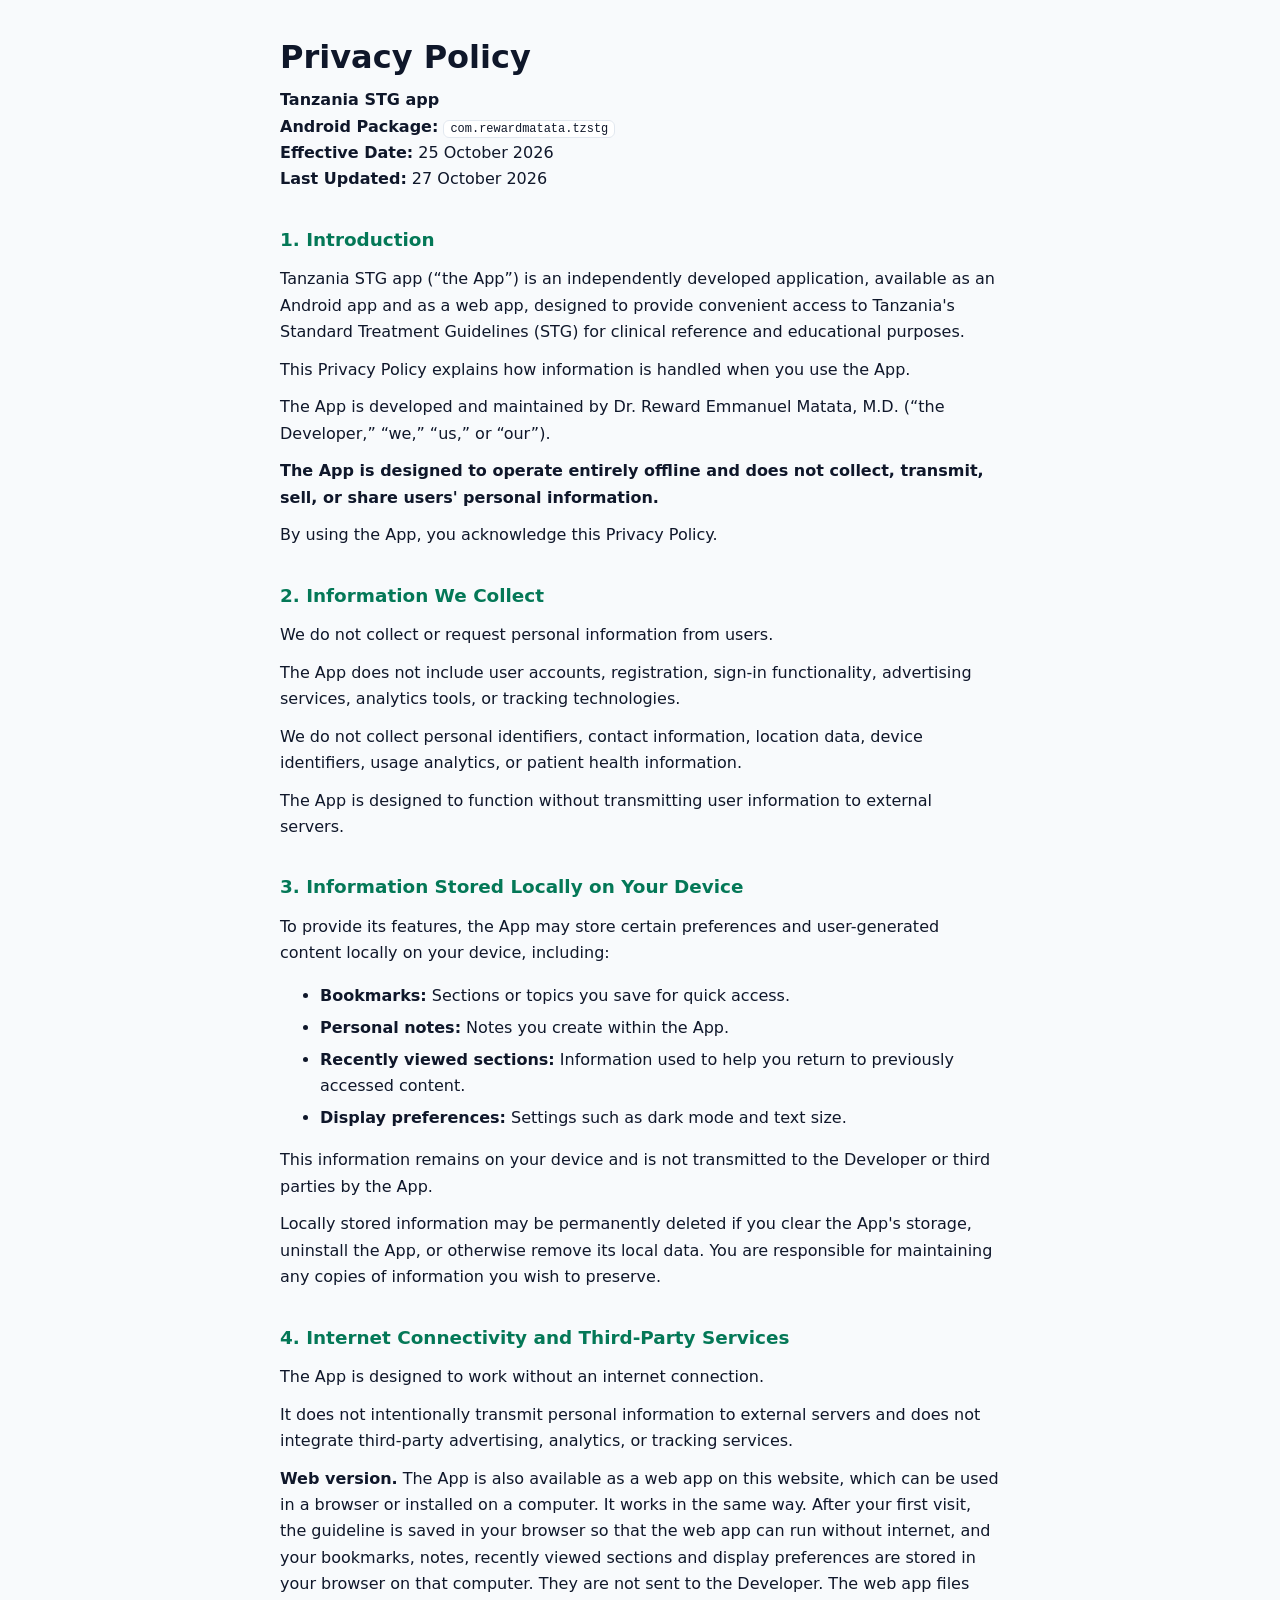
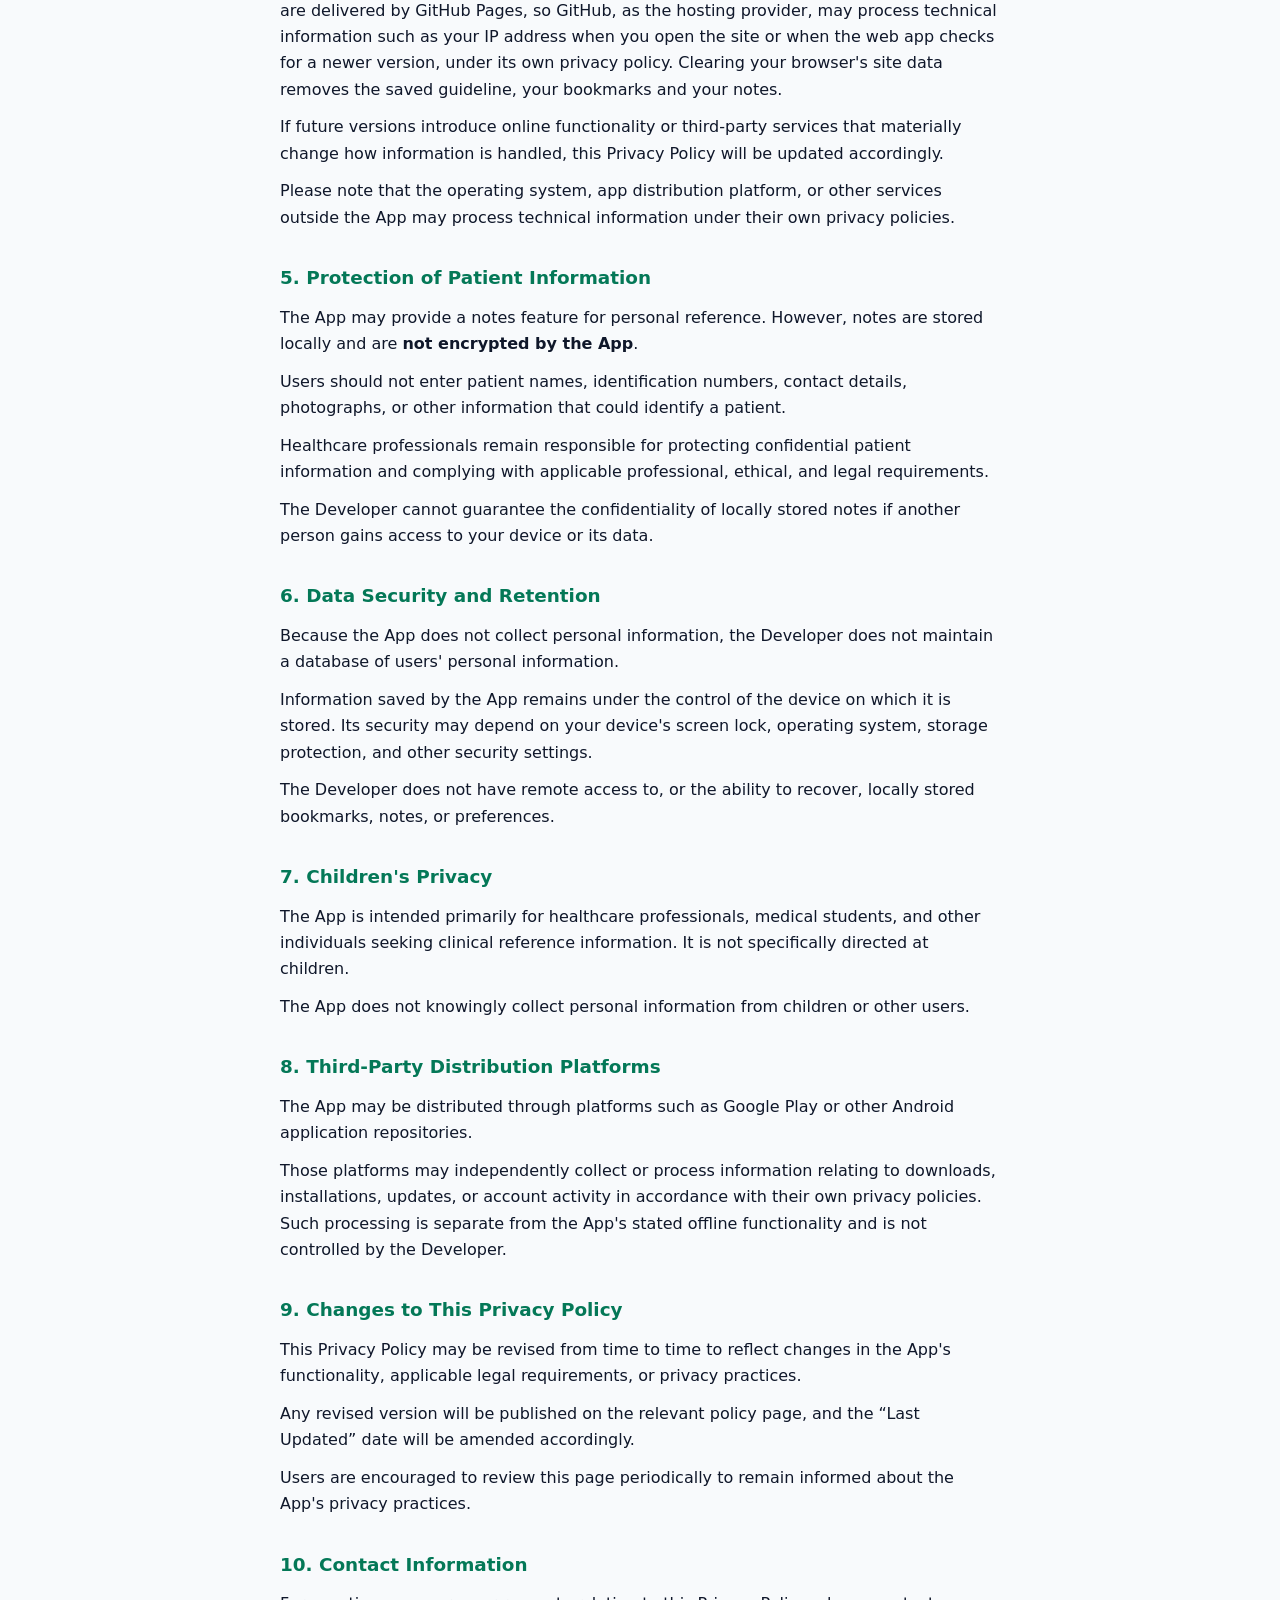
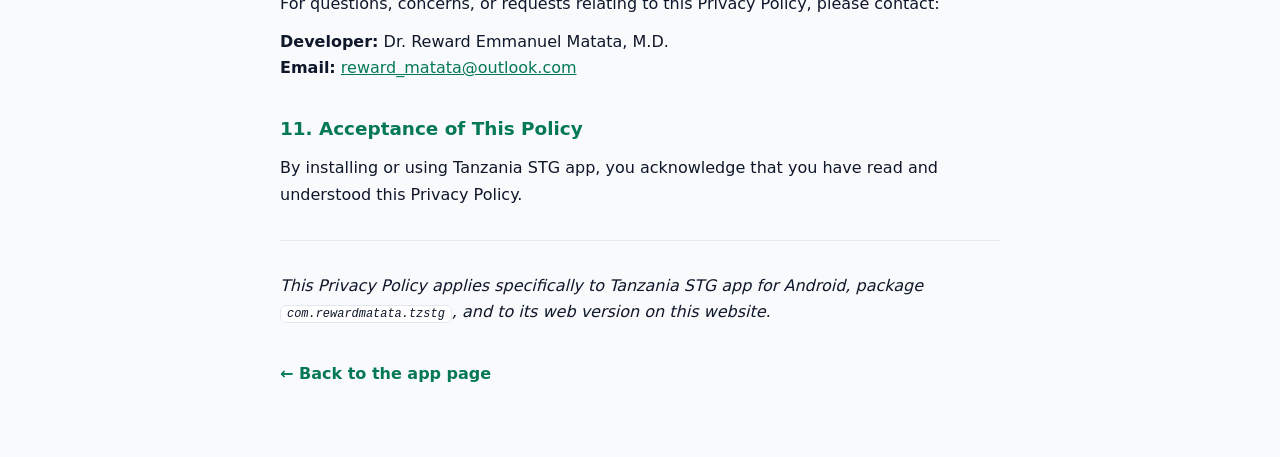
<file: privacy.html>
<!doctype html>
<html lang="en">
<head>
<meta charset="utf-8">
<meta name="viewport" content="width=device-width, initial-scale=1, viewport-fit=cover">
<meta name="color-scheme" content="light dark">
<title>Privacy Policy | Tanzania STG app</title>
<link rel="icon" href="favicon.png" type="image/png">
<link rel="stylesheet" href="style.css">
</head>
<body>
<main class="doc">
<h1>Privacy Policy</h1>
<p><strong>Tanzania STG app</strong><br />
<strong>Android Package:</strong> <code>com.rewardmatata.tzstg</code><br />
<strong>Effective Date:</strong> 25 October 2026<br />
<strong>Last Updated:</strong> 27 October 2026</p>
<h2>1. Introduction</h2>
<p>Tanzania STG app (“the App”) is an independently developed application, available as an Android app and as a web app, designed to provide convenient access to Tanzania's Standard Treatment Guidelines (STG) for clinical reference and educational purposes.</p>
<p>This Privacy Policy explains how information is handled when you use the App.</p>
<p>The App is developed and maintained by Dr. Reward Emmanuel Matata, M.D. (“the Developer,” “we,” “us,” or “our”).</p>
<p><strong>The App is designed to operate entirely offline and does not collect, transmit, sell, or share users' personal information.</strong></p>
<p>By using the App, you acknowledge this Privacy Policy.</p>
<h2>2. Information We Collect</h2>
<p>We do not collect or request personal information from users.</p>
<p>The App does not include user accounts, registration, sign-in functionality, advertising services, analytics tools, or tracking technologies.</p>
<p>We do not collect personal identifiers, contact information, location data, device identifiers, usage analytics, or patient health information.</p>
<p>The App is designed to function without transmitting user information to external servers.</p>
<h2>3. Information Stored Locally on Your Device</h2>
<p>To provide its features, the App may store certain preferences and user-generated content locally on your device, including:</p>
<ul>
<li><strong>Bookmarks:</strong> Sections or topics you save for quick access.</li>
<li><strong>Personal notes:</strong> Notes you create within the App.</li>
<li><strong>Recently viewed sections:</strong> Information used to help you return to previously accessed content.</li>
<li><strong>Display preferences:</strong> Settings such as dark mode and text size.</li>
</ul>
<p>This information remains on your device and is not transmitted to the Developer or third parties by the App.</p>
<p>Locally stored information may be permanently deleted if you clear the App's storage, uninstall the App, or otherwise remove its local data. You are responsible for maintaining any copies of information you wish to preserve.</p>
<h2>4. Internet Connectivity and Third-Party Services</h2>
<p>The App is designed to work without an internet connection.</p>
<p>It does not intentionally transmit personal information to external servers and does not integrate third-party advertising, analytics, or tracking services.</p>
<p><strong>Web version.</strong> The App is also available as a web app on this website, which can be used in a browser or installed on a computer. It works in the same way. After your first visit, the guideline is saved in your browser so that the web app can run without internet, and your bookmarks, notes, recently viewed sections and display preferences are stored in your browser on that computer. They are not sent to the Developer. The web app files are delivered by GitHub Pages, so GitHub, as the hosting provider, may process technical information such as your IP address when you open the site or when the web app checks for a newer version, under its own privacy policy. Clearing your browser's site data removes the saved guideline, your bookmarks and your notes.</p>
<p>If future versions introduce online functionality or third-party services that materially change how information is handled, this Privacy Policy will be updated accordingly.</p>
<p>Please note that the operating system, app distribution platform, or other services outside the App may process technical information under their own privacy policies.</p>
<h2>5. Protection of Patient Information</h2>
<p>The App may provide a notes feature for personal reference. However, notes are stored locally and are <strong>not encrypted by the App</strong>.</p>
<p>Users should not enter patient names, identification numbers, contact details, photographs, or other information that could identify a patient.</p>
<p>Healthcare professionals remain responsible for protecting confidential patient information and complying with applicable professional, ethical, and legal requirements.</p>
<p>The Developer cannot guarantee the confidentiality of locally stored notes if another person gains access to your device or its data.</p>
<h2>6. Data Security and Retention</h2>
<p>Because the App does not collect personal information, the Developer does not maintain a database of users' personal information.</p>
<p>Information saved by the App remains under the control of the device on which it is stored. Its security may depend on your device's screen lock, operating system, storage protection, and other security settings.</p>
<p>The Developer does not have remote access to, or the ability to recover, locally stored bookmarks, notes, or preferences.</p>
<h2>7. Children's Privacy</h2>
<p>The App is intended primarily for healthcare professionals, medical students, and other individuals seeking clinical reference information. It is not specifically directed at children.</p>
<p>The App does not knowingly collect personal information from children or other users.</p>
<h2>8. Third-Party Distribution Platforms</h2>
<p>The App may be distributed through platforms such as Google Play or other Android application repositories.</p>
<p>Those platforms may independently collect or process information relating to downloads, installations, updates, or account activity in accordance with their own privacy policies. Such processing is separate from the App's stated offline functionality and is not controlled by the Developer.</p>
<h2>9. Changes to This Privacy Policy</h2>
<p>This Privacy Policy may be revised from time to time to reflect changes in the App's functionality, applicable legal requirements, or privacy practices.</p>
<p>Any revised version will be published on the relevant policy page, and the “Last Updated” date will be amended accordingly.</p>
<p>Users are encouraged to review this page periodically to remain informed about the App's privacy practices.</p>
<h2>10. Contact Information</h2>
<p>For questions, concerns, or requests relating to this Privacy Policy, please contact:</p>
<p><strong>Developer:</strong> Dr. Reward Emmanuel Matata, M.D.<br />
<strong>Email:</strong> <a href="mailto:reward_matata@outlook.com">reward_matata@outlook.com</a></p>
<h2>11. Acceptance of This Policy</h2>
<p>By installing or using Tanzania STG app, you acknowledge that you have read and understood this Privacy Policy.</p>
<hr />
<p><em>This Privacy Policy applies specifically to Tanzania STG app for Android, package <code>com.rewardmatata.tzstg</code>, and to its web version on this website.</em></p>
<a class="back" href="index.html">&larr; Back to the app page</a>
</main>
</body>
</html>
</file>
<file: style.css>
:root{--bg:#f8fafc;--card:#ffffff;--text:#0f172a;--muted:#475569;--brand:#047857;--brand-soft:#d1fae5;--border:#e2e8f0;--shadow:0 10px 30px rgba(15,23,42,.08);--shadow-hover:0 18px 40px rgba(4,120,87,.18)}
@media (prefers-color-scheme:dark){:root{--bg:#020617;--card:#0f172a;--text:#e2e8f0;--muted:#94a3b8;--brand:#34d399;--brand-soft:#064e3b;--border:#1e293b;--shadow:0 10px 30px rgba(0,0,0,.4);--shadow-hover:0 18px 40px rgba(52,211,153,.14)}}
*{box-sizing:border-box}
html{scroll-behavior:smooth;-webkit-text-size-adjust:100%}
body{margin:0;overflow-x:hidden;font-family:system-ui,-apple-system,"Segoe UI",Roboto,Arial,sans-serif;background:var(--bg);color:var(--text);line-height:1.65}
a{color:var(--brand)}
img{max-width:100%}
.wrap{max-width:1040px;margin:0 auto;padding:0 max(20px,env(safe-area-inset-left)) 0 max(20px,env(safe-area-inset-right))}

/* ---------- hero: elements rise one after another (CSS only, works without JavaScript) ---------- */
.hero{text-align:center;padding:clamp(40px,9vw,72px) 0 clamp(28px,6vw,48px);background:radial-gradient(900px 380px at 50% -80px,var(--brand-soft),transparent 70%)}
.rise{animation:rise .7s cubic-bezier(.2,.7,.2,1) backwards;animation-delay:calc(var(--d,0)*110ms)}
@keyframes rise{from{opacity:0;transform:translateY(26px) scale(.98)}to{opacity:1;transform:none}}
.icon{display:block;margin:0 auto;width:132px;height:132px;border-radius:30px;box-shadow:var(--shadow);animation:float 6s ease-in-out 1.2s infinite}
@keyframes float{0%,100%{transform:translateY(0)}50%{transform:translateY(-6px)}}
h1{font-size:clamp(2rem,7vw,3rem);line-height:1.15;margin:22px 0 10px}
.tag{font-size:clamp(1.02rem,3.6vw,1.3rem);color:var(--muted);max-width:640px;margin:0 auto 26px}
.btns{display:flex;flex-wrap:wrap;gap:12px;justify-content:center}
.btn{display:inline-flex;align-items:center;justify-content:center;gap:8px;padding:13px 22px;border-radius:14px;font-weight:700;text-decoration:none;border:2px solid var(--brand);min-height:48px;transition:transform .2s ease,box-shadow .2s ease,background .2s ease}
.btn:hover{transform:translateY(-2px);box-shadow:var(--shadow-hover)}
.btn:active{transform:scale(.97)}
.btn.primary{background:var(--brand);color:#fff}
@media (prefers-color-scheme:dark){.btn.primary{color:#022c22}}
.btn.ghost{color:var(--brand);background:transparent}
.btn.soon{opacity:.8;cursor:default}
.note{font-size:.95rem;color:var(--muted);max-width:560px;margin:16px auto 0}

/* ---------- stats strip ---------- */
.stats{display:grid;grid-template-columns:repeat(auto-fit,minmax(120px,1fr));gap:12px;margin:34px auto 0;max-width:720px}
.stat{background:var(--card);border:1px solid var(--border);border-radius:16px;padding:14px 8px}
.stat b{display:block;font-size:1.5rem;color:var(--brand);line-height:1.2}
.stat span{font-size:.82rem;color:var(--muted)}

/* ---------- sections ---------- */
section{padding:clamp(30px,6vw,46px) 0}
h2{font-size:clamp(1.35rem,4.6vw,1.7rem);margin:0 0 6px;text-align:center}
.lead{color:var(--muted);text-align:center;max-width:620px;margin:0 auto 28px}
.grid{display:grid;grid-template-columns:repeat(auto-fit,minmax(min(100%,250px),1fr));gap:16px}
.card{background:var(--card);border:1px solid var(--border);border-radius:18px;padding:20px;box-shadow:var(--shadow);transition:transform .25s ease,box-shadow .25s ease,border-color .25s ease}
.card:hover{transform:translateY(-5px);box-shadow:var(--shadow-hover);border-color:var(--brand)}
.card .ic{font-size:1.8rem;line-height:1;display:inline-block;transition:transform .3s ease}
.card:hover .ic{transform:scale(1.15) rotate(-6deg)}
.card h3{margin:10px 0 4px;font-size:1.05rem}
.card p{margin:0;color:var(--muted);font-size:.95rem}

.shots{display:flex;gap:16px;overflow-x:auto;padding:6px 4px 16px;scroll-snap-type:x mandatory;-webkit-overflow-scrolling:touch}
.shots figure{margin:0;flex:0 0 auto;scroll-snap-align:center}
.shots img{display:block;height:clamp(380px,100vw,480px);width:auto;border-radius:24px;border:1px solid var(--border);box-shadow:var(--shadow)}

details{background:var(--card);border:1px solid var(--border);border-radius:14px;padding:14px 18px;margin:0 0 12px;transition:border-color .2s ease,box-shadow .2s ease}
details:hover,details[open]{border-color:var(--brand)}
details[open] p{animation:fade .35s ease}
@keyframes fade{from{opacity:0;transform:translateY(-6px)}to{opacity:1;transform:none}}
summary{cursor:pointer;font-weight:700;min-height:28px}
details p{margin:10px 0 0;color:var(--muted)}
.source{background:var(--card);border:1px solid var(--border);border-left:5px solid var(--brand);border-radius:14px;padding:18px 20px;color:var(--muted)}
.source strong{color:var(--text)}
footer{border-top:1px solid var(--border);padding:28px 0 max(44px,env(safe-area-inset-bottom));text-align:center;color:var(--muted);font-size:.92rem}
footer a{margin:0 8px}

/* ---------- staggered entrance on scroll (JavaScript adds .in; without JavaScript everything is simply visible) ---------- */
.js .reveal{opacity:0}
.js .reveal.in{opacity:1;animation:rise .65s cubic-bezier(.2,.7,.2,1) backwards;animation-delay:calc(var(--i,0)*90ms)}

/* ---------- call to action: download ---------- */
.cta{position:relative;overflow:hidden;text-align:center;color:#fff;border-radius:28px;padding:clamp(28px,6vw,52px) clamp(18px,5vw,40px);background:linear-gradient(135deg,#047857 0%,#059669 55%,#10b981 100%);box-shadow:0 22px 50px rgba(4,120,87,.28)}
@media (prefers-color-scheme:dark){.cta{background:linear-gradient(135deg,#064e3b 0%,#047857 60%,#059669 100%);box-shadow:0 22px 50px rgba(0,0,0,.45)}}
.cta::before,.cta::after{content:"";position:absolute;border-radius:50%;background:rgba(255,255,255,.09);pointer-events:none}
.cta::before{width:260px;height:260px;right:-80px;top:-100px}
.cta::after{width:180px;height:180px;left:-60px;bottom:-80px}
.cta>*{position:relative}
.cta h2{color:#fff;font-size:clamp(1.6rem,6vw,2.2rem);margin:0 0 8px}
.cta-lead{margin:0 auto 26px;max-width:560px;color:rgba(255,255,255,.92);font-size:clamp(1rem,3.4vw,1.15rem)}
.cta-btns{display:flex;flex-wrap:wrap;gap:14px;justify-content:center}
.cta .btn{border-color:#fff;color:#fff;padding:14px 26px;min-height:60px;text-align:left}
.cta .lbl{display:flex;flex-direction:column;line-height:1.25;font-size:1.05rem}
.cta .lbl small{font-weight:500;font-size:.78rem;opacity:.9}
.cta-primary{background:#fff;color:#047857!important;animation:glow 2.8s ease-in-out infinite}
.cta-primary:hover{box-shadow:0 14px 34px rgba(0,0,0,.3)}
.cta-ghost{background:rgba(255,255,255,.08)}
.cta-ghost:hover{background:rgba(255,255,255,.18);box-shadow:0 14px 34px rgba(0,0,0,.25)}
@keyframes glow{0%,100%{box-shadow:0 0 0 0 rgba(255,255,255,.5)}60%{box-shadow:0 0 0 16px rgba(255,255,255,0)}}
.cta .how{margin:26px auto 0;max-width:620px;text-align:left;background:rgba(255,255,255,.12);border-color:rgba(255,255,255,.35);color:#fff}
.cta .how:hover,.cta .how[open]{border-color:#fff}
.cta .how p,.cta .how li{color:rgba(255,255,255,.93)}
.cta .how ol{margin:10px 0 0;padding-left:22px}
.cta .how li{margin:6px 0}
.cta a:not(.btn){color:#fff}
@media (max-width:520px){.cta .btn{width:100%}}

/* ---------- screenshot carousel: endless slow scroll, pauses on hover or touch ---------- */
.carousel{overflow:hidden;padding:6px 0 18px;position:relative;-webkit-mask-image:linear-gradient(90deg,transparent,#000 6%,#000 94%,transparent);mask-image:linear-gradient(90deg,transparent,#000 6%,#000 94%,transparent)}
.carousel-track{display:flex;align-items:flex-start;width:max-content;animation:carousel-scroll var(--dur,40s) linear infinite;will-change:transform}
.carousel:hover .carousel-track,.carousel:focus-within .carousel-track,.carousel.paused .carousel-track{animation-play-state:paused}
.shot{flex:0 0 auto;margin:0 16px 0 0;text-align:center}
.shot img{display:block;height:clamp(380px,100vw,480px);width:auto;max-width:none;border-radius:24px;border:1px solid var(--border);box-shadow:var(--shadow);background:var(--card)}
.shot figcaption{margin-top:10px;color:var(--muted);font-size:.9rem;font-weight:600}
@keyframes carousel-scroll{from{transform:translateX(0)}to{transform:translateX(-50%)}}
.carousel.manual{overflow-x:auto;-webkit-mask-image:none;mask-image:none;scroll-snap-type:x proximity}
.carousel.manual .carousel-track{animation:none}

/* ---------- document pages (privacy policy) ---------- */
.doc{max-width:760px;margin:0 auto;padding:36px 20px 70px}
.doc h1{font-size:2rem;margin:.2rem 0}
.doc h2{text-align:left;font-size:1.15rem;margin:2rem 0 .3rem;color:var(--brand)}
.doc .meta{color:var(--muted);font-size:.92rem}
.back{display:inline-block;margin-top:24px;text-decoration:none;font-weight:700}

@media (max-width:480px){.btns .btn{flex:1 1 100%}.icon{width:112px;height:112px;border-radius:26px}}
@media (prefers-reduced-motion:reduce){
  html{scroll-behavior:auto}
  .rise,.js .reveal.in,details[open] p{animation:none}
  .icon{animation:none}
  .js .reveal{opacity:1}
  .btn,.card,.card .ic{transition:none}
  .cta-primary{animation:none}
  .carousel-track{animation:none}
}

.doc code{background:var(--card);border:1px solid var(--border);padding:1px 6px;border-radius:6px;font-size:.92em}
.doc li{margin:.35rem 0}
.doc hr{border:0;border-top:1px solid var(--border);margin:2rem 0}
.doc p{margin:.7rem 0}
</file>
